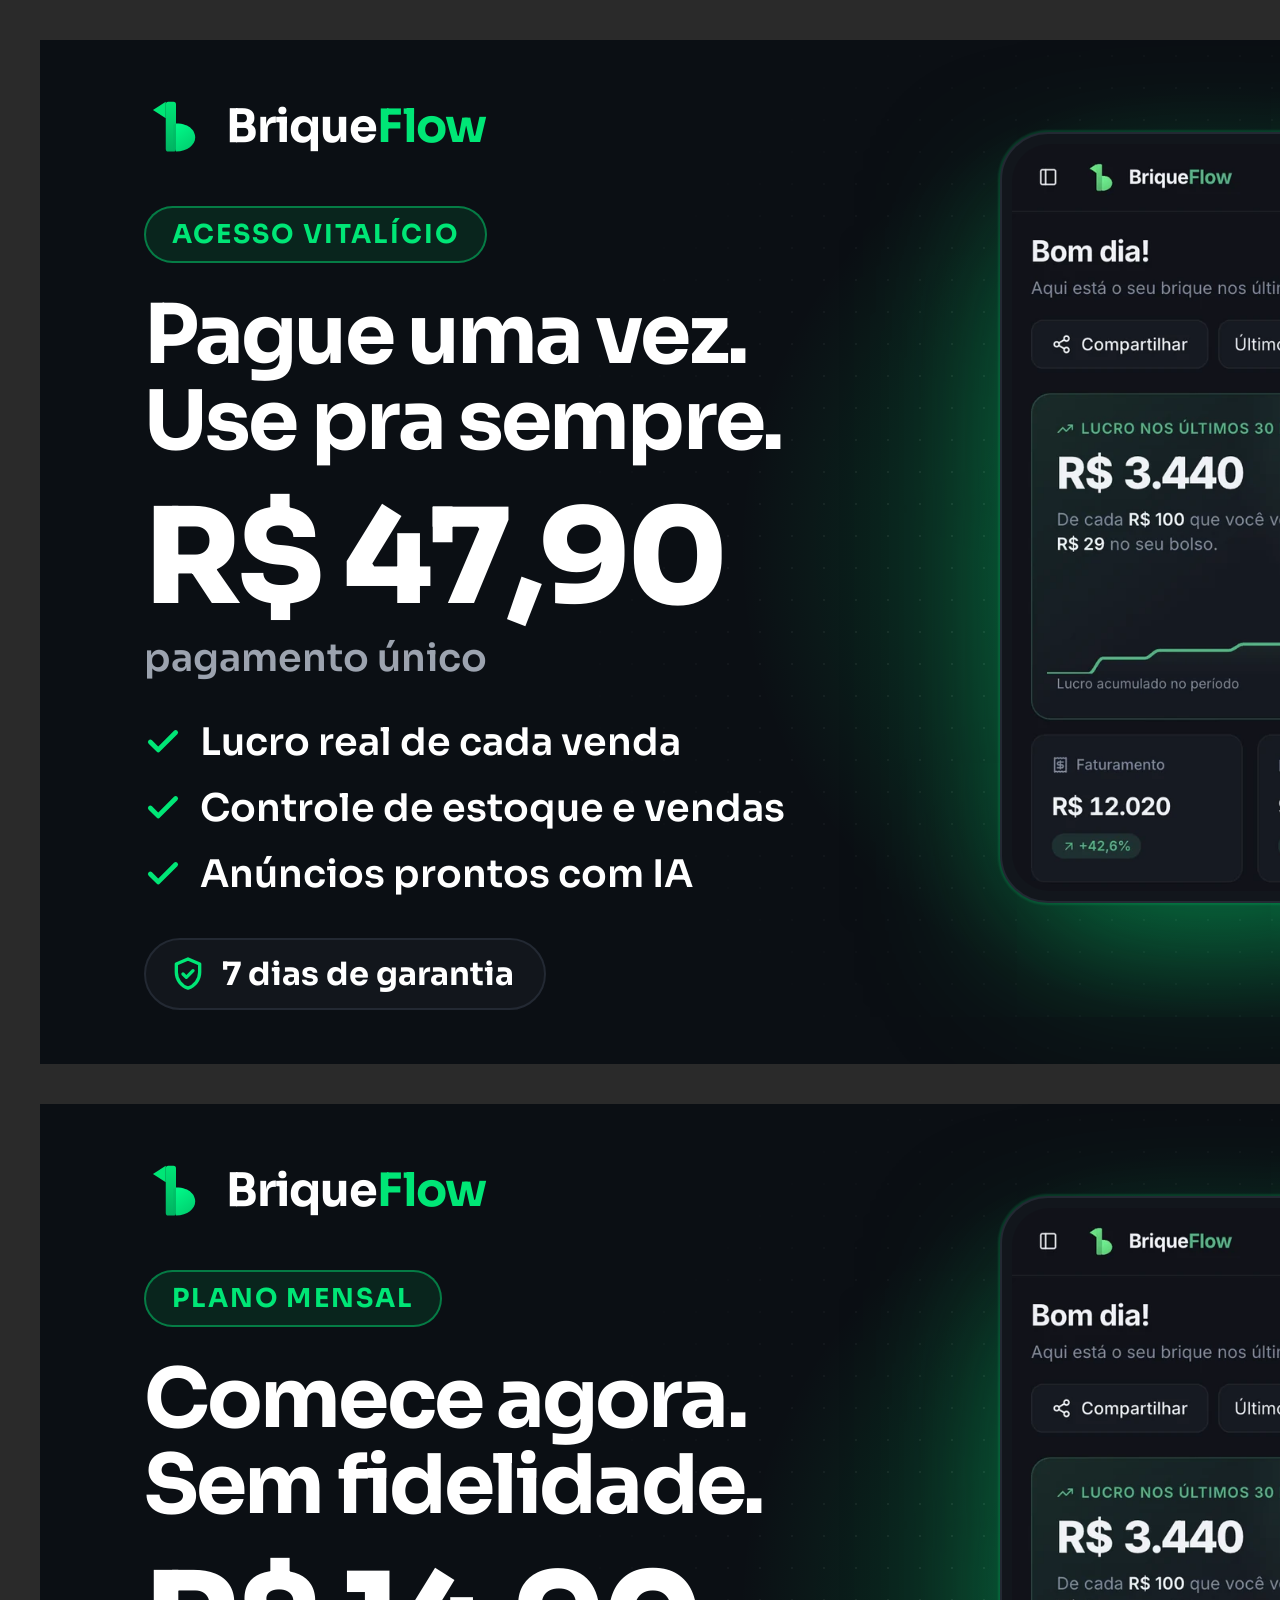
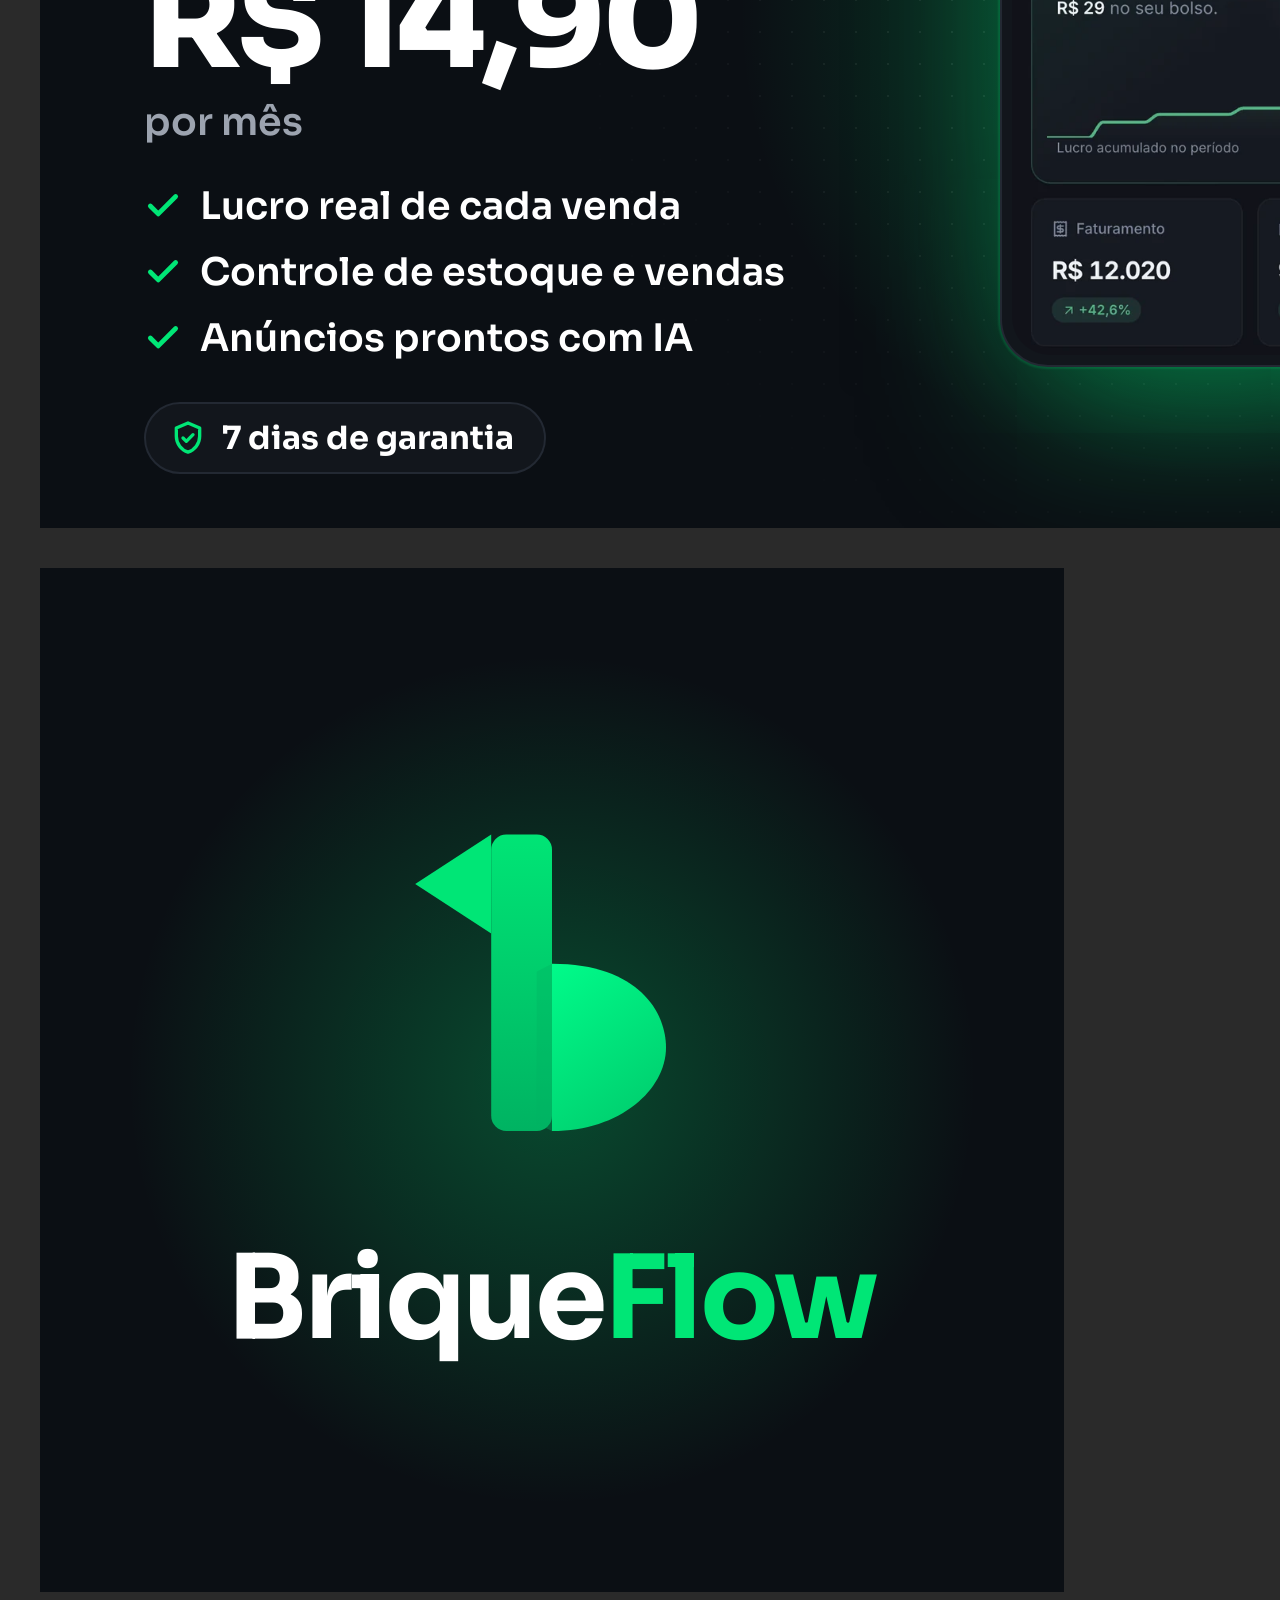
<file: docs/cakto/banners.html>
<!DOCTYPE html>
<html lang="pt-BR">
<head>
<meta charset="UTF-8">
<title>Banners da Cakto</title>
<!--
  Fonte dos banners do checkout da Cakto (não vai pro site).
  Ver em http://127.0.0.1:8765/docs/cakto/banners.html com o servidor local rodando.
  Mudou o preço? Troque aqui, gere de novo os PNGs e suba no painel da Cakto.
-->
<link rel="preconnect" href="https://fonts.googleapis.com">
<link rel="preconnect" href="https://fonts.gstatic.com" crossorigin>
<link href="https://fonts.googleapis.com/css2?family=Sora:wght@400;600;700;800&display=swap" rel="stylesheet">
<style>
  :root {
    --green: #00E676;
    --bg: #0B0F14;
    --card: #12161C;
    --border: #232933;
    --muted: #9CA3AF;
  }
  body { margin: 0; background: #2a2a2a; font-family: Sora, sans-serif; color: #fff; }
  .board { position: relative; overflow: hidden; background: var(--bg); margin: 40px; }
  .banner { width: 1536px; height: 1024px; }
  .produto { width: 1024px; height: 1024px; }

  .dots {
    position: absolute; inset: 0;
    background-image: radial-gradient(rgba(255, 255, 255, 0.08) 1.5px, transparent 1.5px);
    background-size: 32px 32px;
    -webkit-mask-image: radial-gradient(ellipse 55% 75% at 76% 50%, black 30%, transparent 80%);
    mask-image: radial-gradient(ellipse 55% 75% at 76% 50%, black 30%, transparent 80%);
  }
  .glow {
    position: absolute; right: -180px; top: -40px; width: 1100px; height: 1100px;
    background: radial-gradient(circle, rgba(0, 230, 118, 0.28) 0%, rgba(0, 230, 118, 0) 60%);
  }

  .copy {
    position: absolute; left: 104px; top: 0; bottom: 0; width: 760px;
    display: flex; flex-direction: column; justify-content: center;
  }
  .brand { display: flex; align-items: center; gap: 18px; margin-bottom: 48px; }
  .brand img { width: 64px; height: 64px; display: block; }
  .brand span { font-size: 46px; font-weight: 700; letter-spacing: -0.02em; }
  .brand b, .accent { color: var(--green); font-weight: inherit; }

  .chip {
    align-self: flex-start;
    font-size: 26px; font-weight: 700; letter-spacing: 0.08em; text-transform: uppercase;
    color: var(--green);
    border: 2px solid rgba(0, 230, 118, 0.45);
    background: rgba(0, 230, 118, 0.1);
    border-radius: 999px;
    padding: 10px 26px;
    margin-bottom: 30px;
  }
  h1 {
    margin: 0 0 28px;
    font-size: 82px; line-height: 1.04; letter-spacing: -0.035em; font-weight: 700;
  }
  h1 span { display: block; white-space: nowrap; }
  .price { display: flex; flex-direction: column; gap: 10px; margin-bottom: 36px; }
  .price strong { font-size: 132px; line-height: 1; font-weight: 800; letter-spacing: -0.03em; white-space: nowrap; }
  .price span { font-size: 38px; color: var(--muted); font-weight: 600; }

  ul { list-style: none; margin: 0 0 40px; padding: 0; display: flex; flex-direction: column; gap: 18px; }
  li { display: flex; align-items: center; gap: 18px; font-size: 38px; font-weight: 600; }
  li svg { width: 38px; height: 38px; flex-shrink: 0; color: var(--green); }

  .guarantee {
    align-self: flex-start;
    display: inline-flex; align-items: center; gap: 14px;
    font-size: 32px; font-weight: 700;
    background: var(--card); border: 2px solid var(--border); border-radius: 999px;
    padding: 14px 30px 14px 22px;
  }
  .guarantee svg { width: 40px; height: 40px; color: var(--green); }

  .phone {
    position: absolute; left: 960px; top: 92px; width: 476px;
    padding: 10px; background: var(--card); border: 2px solid var(--border); border-radius: 48px;
    box-shadow: 0 0 2px 2px rgba(0, 230, 118, 0.18), 0 60px 160px -30px rgba(0, 230, 118, 0.5);
  }
  .phone img { display: block; width: 100%; height: auto; border-radius: 38px; }

  /* Imagem do produto: só a marca, porque a Cakto mostra pequena e quadrada */
  .produto .glow { right: auto; left: 50%; top: 50%; width: 1000px; height: 1000px; transform: translate(-50%, -50%); }
  .produto .mark {
    position: absolute; inset: 0;
    display: flex; flex-direction: column; align-items: center; justify-content: center; gap: 56px;
  }
  .produto .mark img { width: 380px; height: 380px; display: block; }
  .produto .mark span { font-size: 116px; font-weight: 700; letter-spacing: -0.03em; }
</style>
</head>
<body>

<div class="board banner" id="vitalicio">
  <div class="dots"></div>
  <div class="glow"></div>
  <div class="copy">
    <div class="brand"><img src="/assets/images/logo-icon.svg" alt=""><span>Brique<b>Flow</b></span></div>
    <span class="chip">Acesso vitalício</span>
    <h1><span>Pague uma vez.</span> <span>Use pra sempre.</span></h1>
    <div class="price"><strong>R$ 47,90</strong><span>pagamento único</span></div>
    <ul>
      <li><svg viewBox="0 0 24 24" fill="none"><path d="M20 6 9 17l-5-5" stroke="currentColor" stroke-width="3" stroke-linecap="round" stroke-linejoin="round"/></svg>Lucro real de cada venda</li>
      <li><svg viewBox="0 0 24 24" fill="none"><path d="M20 6 9 17l-5-5" stroke="currentColor" stroke-width="3" stroke-linecap="round" stroke-linejoin="round"/></svg>Controle de estoque e vendas</li>
      <li><svg viewBox="0 0 24 24" fill="none"><path d="M20 6 9 17l-5-5" stroke="currentColor" stroke-width="3" stroke-linecap="round" stroke-linejoin="round"/></svg>Anúncios prontos com IA</li>
    </ul>
    <span class="guarantee"><svg viewBox="0 0 24 24" fill="none"><path d="M12 3 5 6v5c0 4.4 3 8.3 7 9.5 4-1.2 7-5.1 7-9.5V6l-7-3Z" stroke="currentColor" stroke-width="2" stroke-linejoin="round"/><path d="m9 12 2 2 4-4" stroke="currentColor" stroke-width="2" stroke-linecap="round" stroke-linejoin="round"/></svg>7 dias de garantia</span>
  </div>
  <div class="phone"><img src="/assets/images/app-dashboard-mobile.webp" alt=""></div>
</div>

<div class="board banner" id="mensal">
  <div class="dots"></div>
  <div class="glow"></div>
  <div class="copy">
    <div class="brand"><img src="/assets/images/logo-icon.svg" alt=""><span>Brique<b>Flow</b></span></div>
    <span class="chip">Plano mensal</span>
    <h1><span>Comece agora.</span> <span>Sem fidelidade.</span></h1>
    <div class="price"><strong>R$ 14,90</strong><span>por mês</span></div>
    <ul>
      <li><svg viewBox="0 0 24 24" fill="none"><path d="M20 6 9 17l-5-5" stroke="currentColor" stroke-width="3" stroke-linecap="round" stroke-linejoin="round"/></svg>Lucro real de cada venda</li>
      <li><svg viewBox="0 0 24 24" fill="none"><path d="M20 6 9 17l-5-5" stroke="currentColor" stroke-width="3" stroke-linecap="round" stroke-linejoin="round"/></svg>Controle de estoque e vendas</li>
      <li><svg viewBox="0 0 24 24" fill="none"><path d="M20 6 9 17l-5-5" stroke="currentColor" stroke-width="3" stroke-linecap="round" stroke-linejoin="round"/></svg>Anúncios prontos com IA</li>
    </ul>
    <span class="guarantee"><svg viewBox="0 0 24 24" fill="none"><path d="M12 3 5 6v5c0 4.4 3 8.3 7 9.5 4-1.2 7-5.1 7-9.5V6l-7-3Z" stroke="currentColor" stroke-width="2" stroke-linejoin="round"/><path d="m9 12 2 2 4-4" stroke="currentColor" stroke-width="2" stroke-linecap="round" stroke-linejoin="round"/></svg>7 dias de garantia</span>
  </div>
  <div class="phone"><img src="/assets/images/app-dashboard-mobile.webp" alt=""></div>
</div>

<div class="board produto" id="produto">
  <div class="glow"></div>
  <div class="mark"><img src="/assets/images/logo-icon.svg" alt=""><span>Brique<b class="accent">Flow</b></span></div>
</div>

</body>
</html>
</file>
